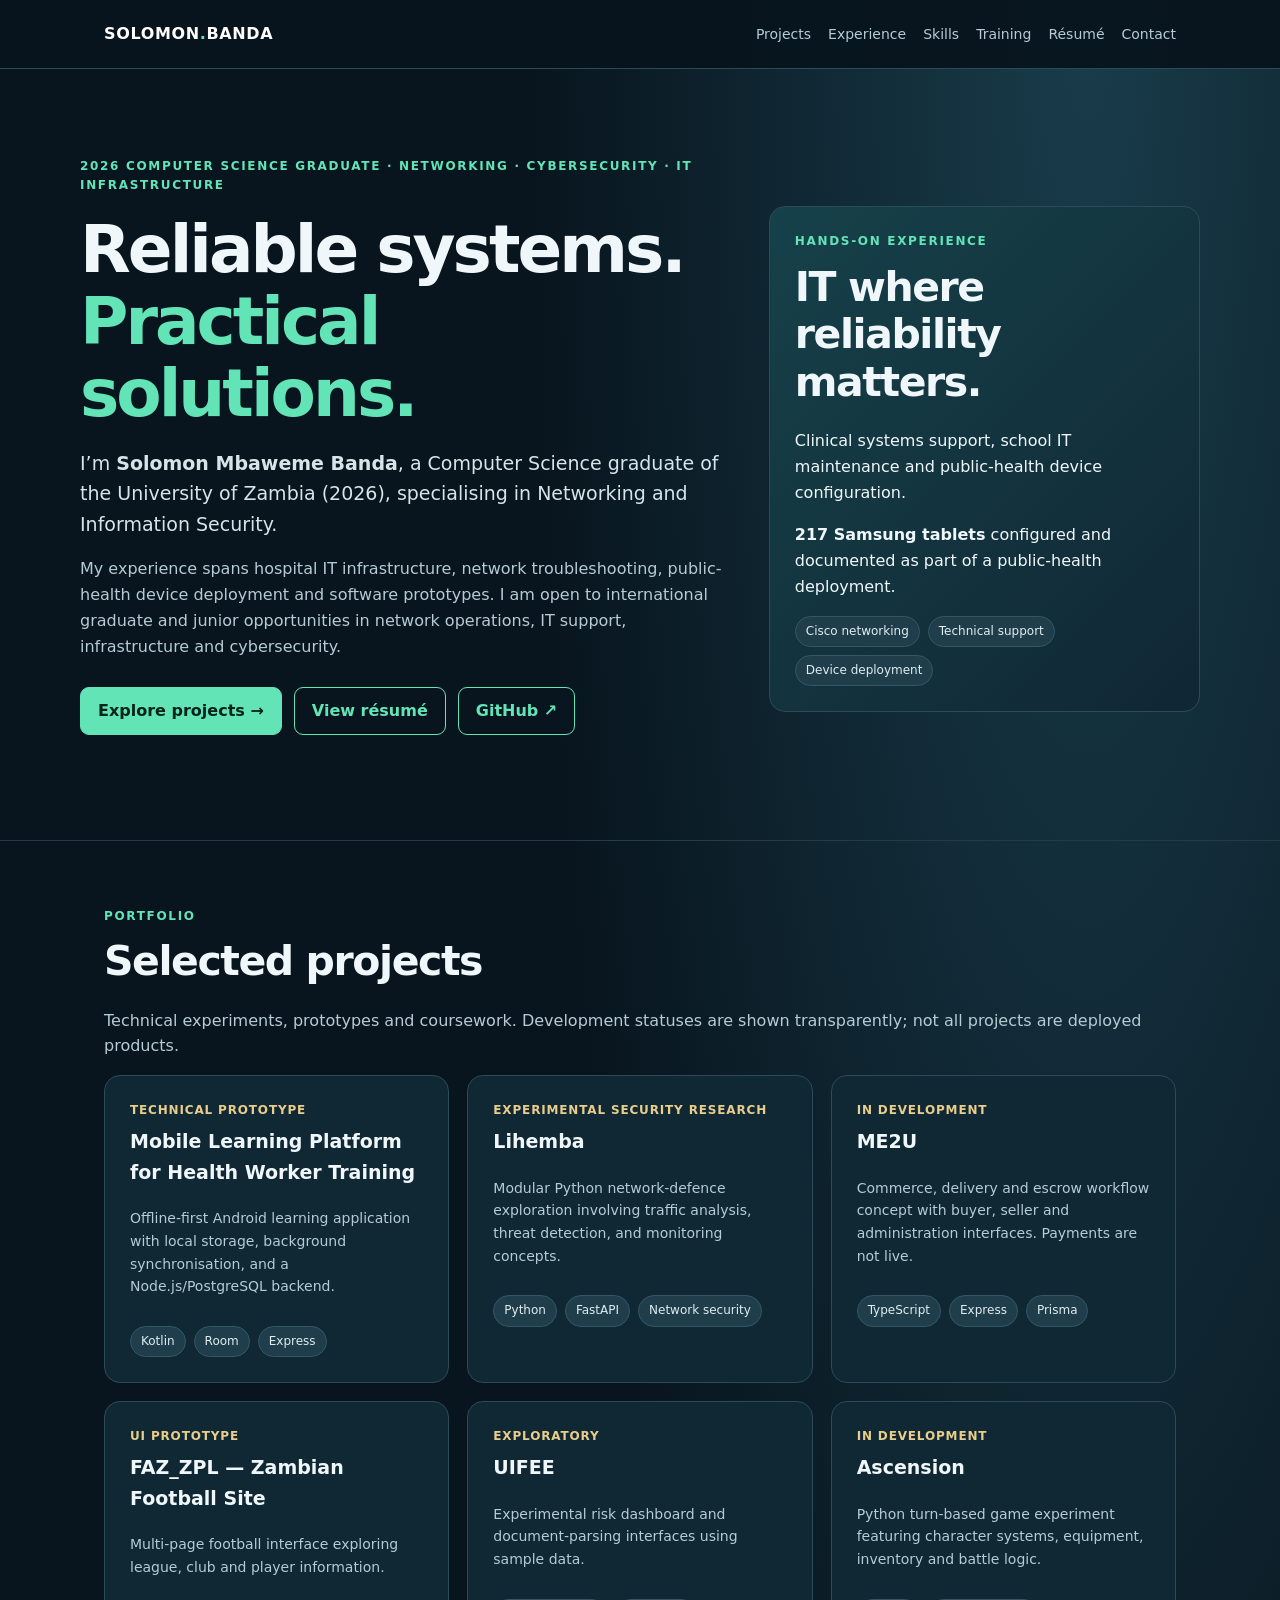
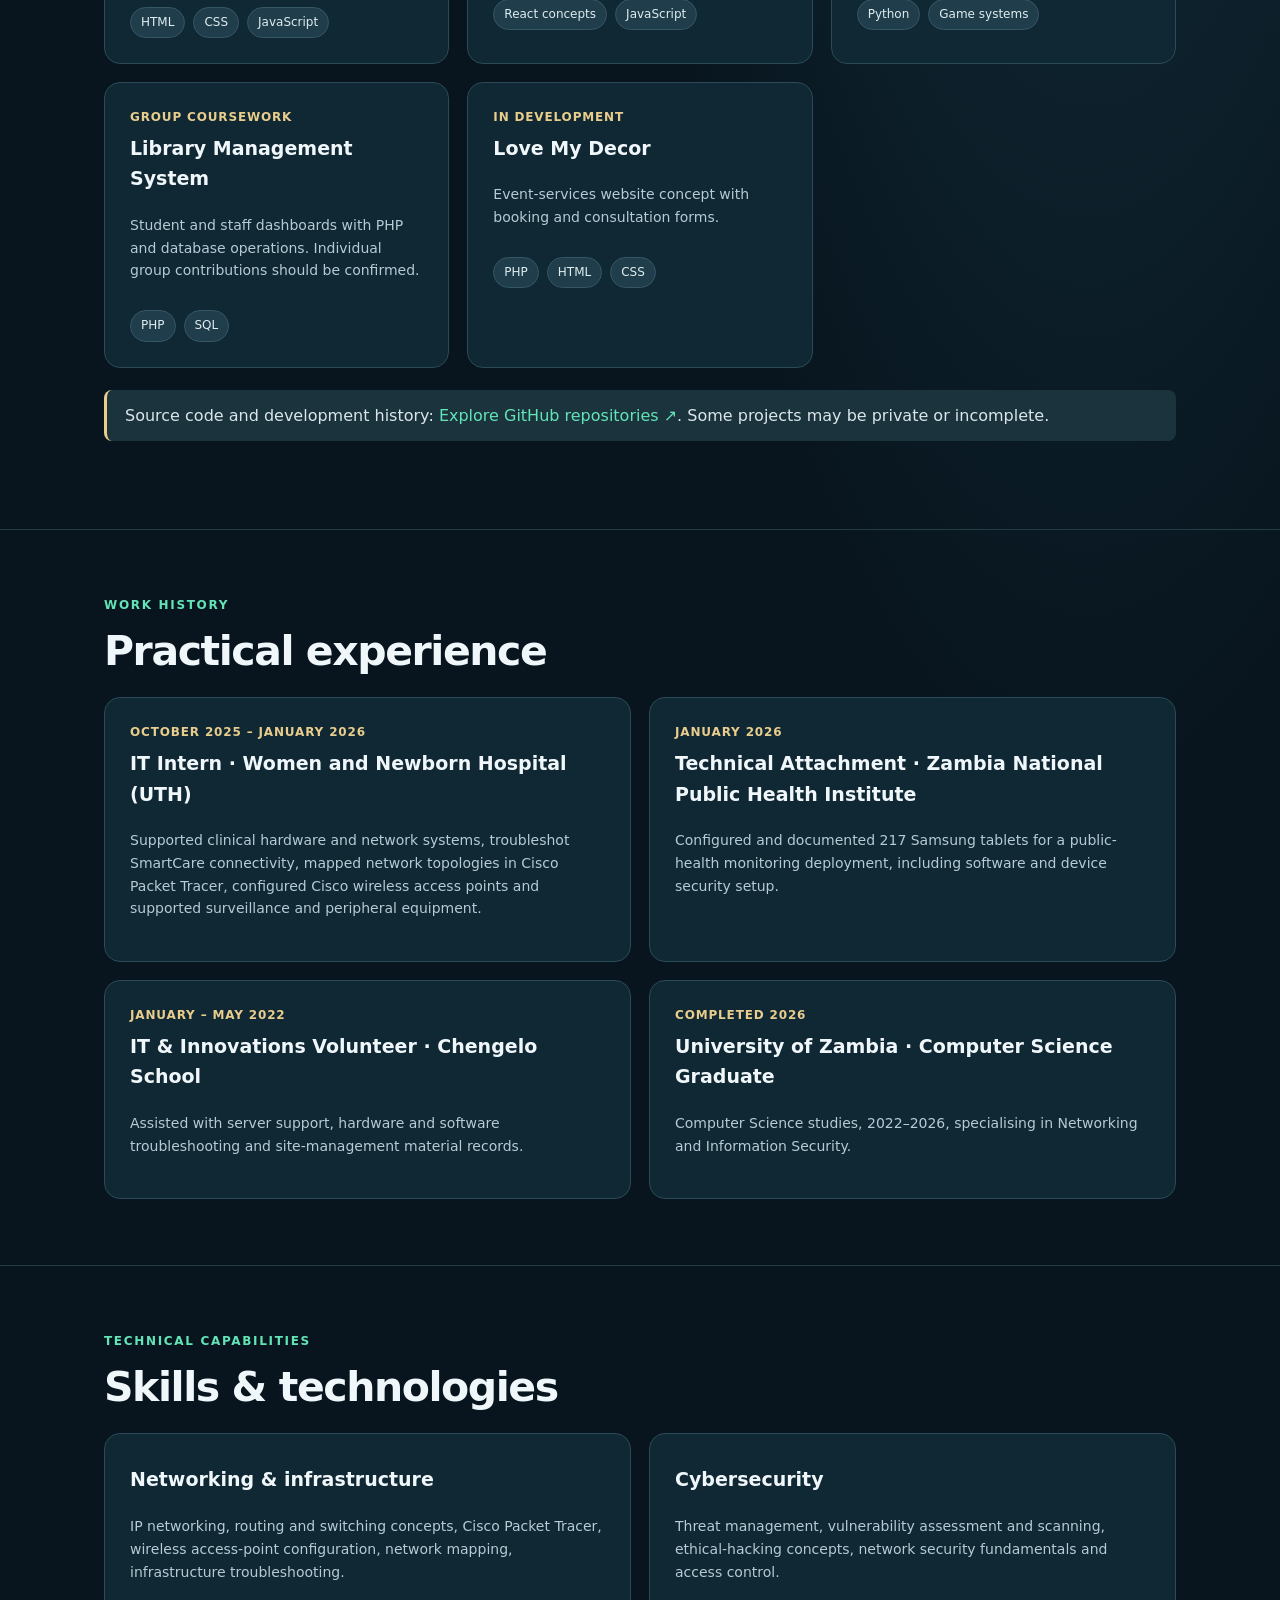
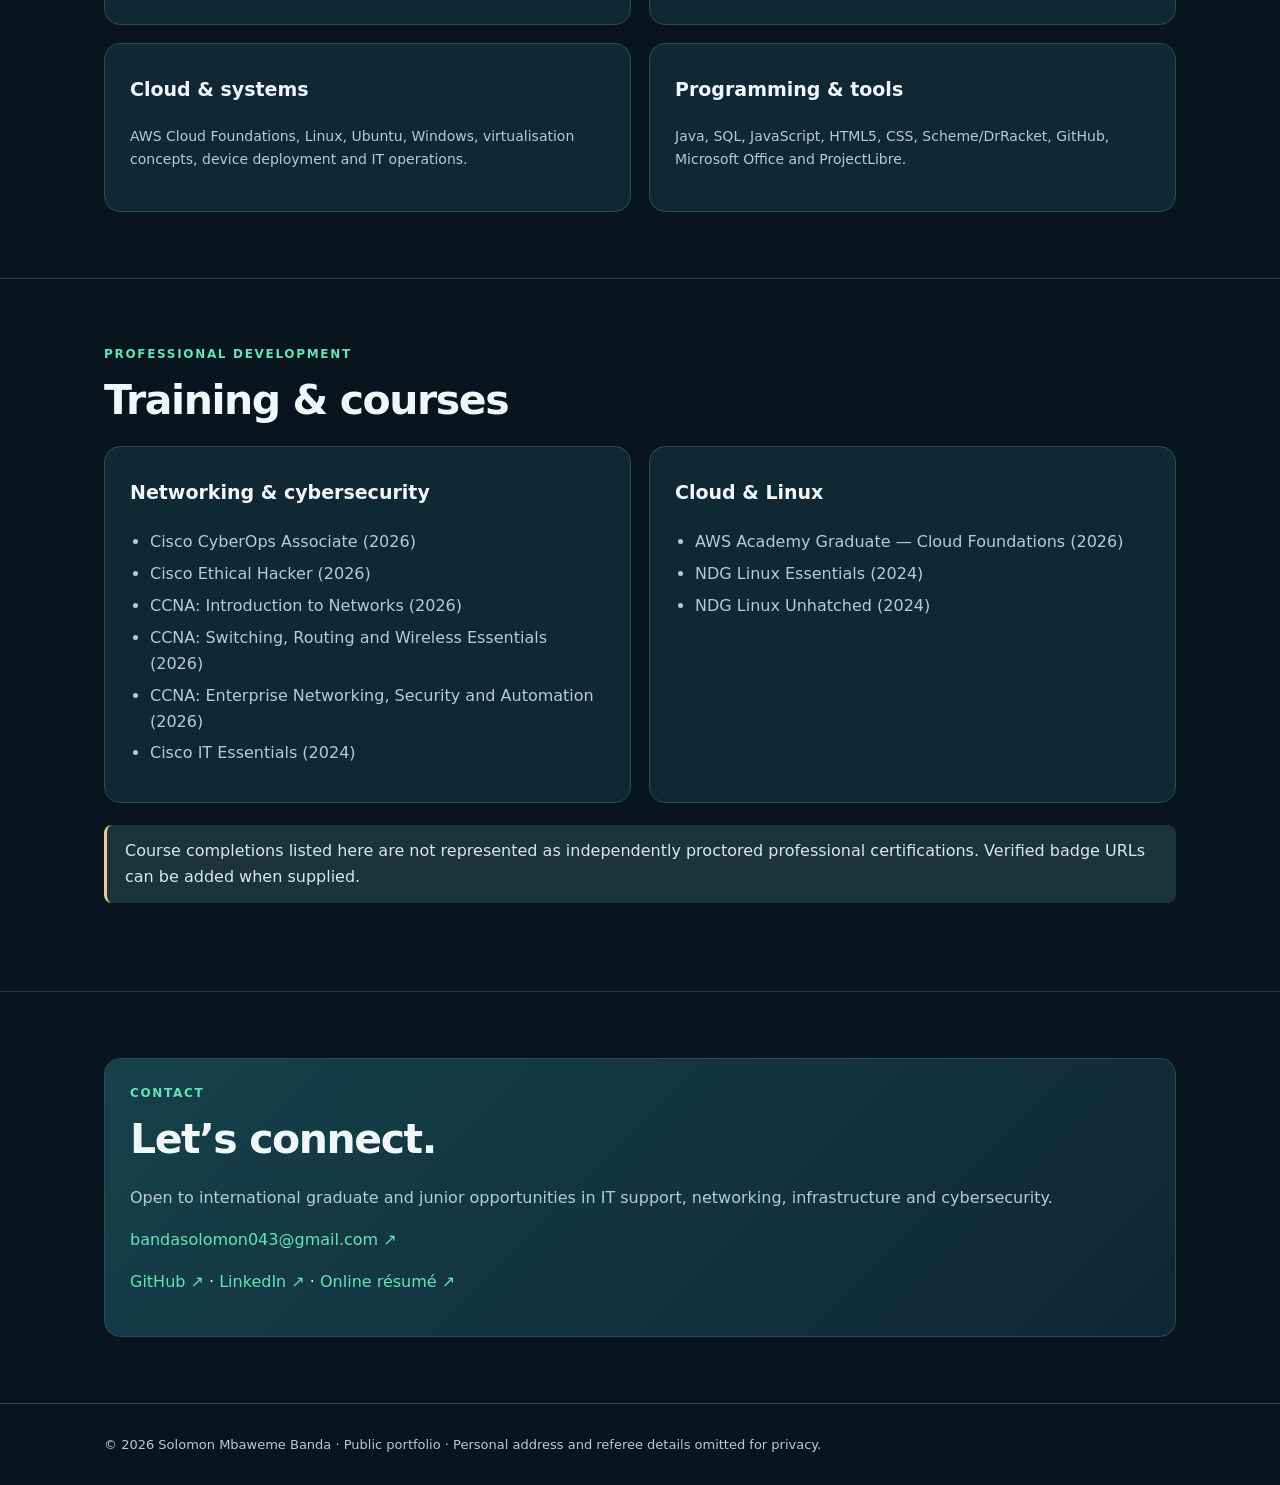
<file: index.html>
<!doctype html><html lang="en"><head><meta charset="utf-8"><meta name="viewport" content="width=device-width,initial-scale=1"><meta name="description" content="Solomon Mbaweme Banda — 2026 Computer Science graduate, networking, IT infrastructure, cybersecurity and software development portfolio."><title>Solomon Mbaweme Banda | Graduate IT Portfolio</title><link rel="stylesheet" href="style.css"></head><body><header class="site"><div class="container"><a class="logo" href="index.html#home">SOLOMON<span>.</span>BANDA</a><nav aria-label="Main"><a href="index.html#projects">Projects</a><a href="index.html#experience">Experience</a><a href="index.html#skills">Skills</a><a href="index.html#certifications">Training</a><a href="resume.html">Résumé</a><a href="index.html#contact">Contact</a></nav></div></header><main><section class="container hero" id="home"><div><div class="kicker">2026 Computer Science graduate · Networking · Cybersecurity · IT Infrastructure</div><h1>Reliable systems.<br><span style="color:var(--mint)">Practical solutions.</span></h1><p class="lead">I’m <strong>Solomon Mbaweme Banda</strong>, a Computer Science graduate of the University of Zambia (2026), specialising in Networking and Information Security.</p><p class="muted">My experience spans hospital IT infrastructure, network troubleshooting, public-health device deployment and software prototypes. I am open to international graduate and junior opportunities in network operations, IT support, infrastructure and cybersecurity.</p><div class="buttons"><a class="button" href="#projects">Explore projects →</a><a class="button alt" href="resume.html">View résumé</a><a class="button alt" href="https://github.com/folklore043">GitHub ↗</a></div></div><aside class="panel highlight"><div class="kicker">Hands-on experience</div><h2>IT where reliability matters.</h2><p>Clinical systems support, school IT maintenance and public-health device configuration.</p><p><strong>217 Samsung tablets</strong> configured and documented as part of a public-health deployment.</p><div class="tags"><span class="tag">Cisco networking</span><span class="tag">Technical support</span><span class="tag">Device deployment</span></div></aside></section>
<section class="content" id="projects"><div class="container"><div class="kicker">Portfolio</div><h2>Selected projects</h2><p class="muted">Technical experiments, prototypes and coursework. Development statuses are shown transparently; not all projects are deployed products.</p><div class="grid"><article class="card"><small>Technical prototype</small><h3>Mobile Learning Platform for Health Worker Training</h3><p>Offline-first Android learning application with local storage, background synchronisation, and a Node.js/PostgreSQL backend.</p><div class="tags"><span class="tag">Kotlin</span><span class="tag">Room</span><span class="tag">Express</span></div></article><article class="card"><small>Experimental security research</small><h3>Lihemba</h3><p>Modular Python network-defence exploration involving traffic analysis, threat detection, and monitoring concepts.</p><div class="tags"><span class="tag">Python</span><span class="tag">FastAPI</span><span class="tag">Network security</span></div></article><article class="card"><small>In development</small><h3>ME2U</h3><p>Commerce, delivery and escrow workflow concept with buyer, seller and administration interfaces. Payments are not live.</p><div class="tags"><span class="tag">TypeScript</span><span class="tag">Express</span><span class="tag">Prisma</span></div></article><article class="card"><small>UI prototype</small><h3>FAZ_ZPL — Zambian Football Site</h3><p>Multi-page football interface exploring league, club and player information.</p><div class="tags"><span class="tag">HTML</span><span class="tag">CSS</span><span class="tag">JavaScript</span></div></article><article class="card"><small>Exploratory</small><h3>UIFEE</h3><p>Experimental risk dashboard and document-parsing interfaces using sample data.</p><div class="tags"><span class="tag">React concepts</span><span class="tag">JavaScript</span></div></article><article class="card"><small>In development</small><h3>Ascension</h3><p>Python turn-based game experiment featuring character systems, equipment, inventory and battle logic.</p><div class="tags"><span class="tag">Python</span><span class="tag">Game systems</span></div></article><article class="card"><small>Group coursework</small><h3>Library Management System</h3><p>Student and staff dashboards with PHP and database operations. Individual group contributions should be confirmed.</p><div class="tags"><span class="tag">PHP</span><span class="tag">SQL</span></div></article><article class="card"><small>In development</small><h3>Love My Decor</h3><p>Event-services website concept with booking and consultation forms.</p><div class="tags"><span class="tag">PHP</span><span class="tag">HTML</span><span class="tag">CSS</span></div></article></div><p class="callout">Source code and development history: <a href="https://github.com/folklore043?tab=repositories">Explore GitHub repositories ↗</a>. Some projects may be private or incomplete.</p></div></section>
<section class="content" id="experience"><div class="container"><div class="kicker">Work history</div><h2>Practical experience</h2><div class="grid two"><article class="card"><small>October 2025 – January 2026</small><h3>IT Intern · Women and Newborn Hospital (UTH)</h3><p>Supported clinical hardware and network systems, troubleshot SmartCare connectivity, mapped network topologies in Cisco Packet Tracer, configured Cisco wireless access points and supported surveillance and peripheral equipment.</p></article><article class="card"><small>January 2026</small><h3>Technical Attachment · Zambia National Public Health Institute</h3><p>Configured and documented 217 Samsung tablets for a public-health monitoring deployment, including software and device security setup.</p></article><article class="card"><small>January – May 2022</small><h3>IT &amp; Innovations Volunteer · Chengelo School</h3><p>Assisted with server support, hardware and software troubleshooting and site-management material records.</p></article><article class="card"><small>Completed 2026</small><h3>University of Zambia · Computer Science Graduate</h3><p>Computer Science studies, 2022–2026, specialising in Networking and Information Security.</p></article></div></div></section>
<section class="content" id="skills"><div class="container"><div class="kicker">Technical capabilities</div><h2>Skills &amp; technologies</h2><div class="grid two"><article class="card"><h3>Networking &amp; infrastructure</h3><p>IP networking, routing and switching concepts, Cisco Packet Tracer, wireless access-point configuration, network mapping, infrastructure troubleshooting.</p></article><article class="card"><h3>Cybersecurity</h3><p>Threat management, vulnerability assessment and scanning, ethical-hacking concepts, network security fundamentals and access control.</p></article><article class="card"><h3>Cloud &amp; systems</h3><p>AWS Cloud Foundations, Linux, Ubuntu, Windows, virtualisation concepts, device deployment and IT operations.</p></article><article class="card"><h3>Programming &amp; tools</h3><p>Java, SQL, JavaScript, HTML5, CSS, Scheme/DrRacket, GitHub, Microsoft Office and ProjectLibre.</p></article></div></div></section>
<section class="content" id="certifications"><div class="container"><div class="kicker">Professional development</div><h2>Training &amp; courses</h2><div class="grid two"><article class="card"><h3>Networking &amp; cybersecurity</h3><ul class="list"><li>Cisco CyberOps Associate (2026)</li><li>Cisco Ethical Hacker (2026)</li><li>CCNA: Introduction to Networks (2026)</li><li>CCNA: Switching, Routing and Wireless Essentials (2026)</li><li>CCNA: Enterprise Networking, Security and Automation (2026)</li><li>Cisco IT Essentials (2024)</li></ul></article><article class="card"><h3>Cloud &amp; Linux</h3><ul class="list"><li>AWS Academy Graduate — Cloud Foundations (2026)</li><li>NDG Linux Essentials (2024)</li><li>NDG Linux Unhatched (2024)</li></ul></article></div><p class="callout">Course completions listed here are not represented as independently proctored professional certifications. Verified badge URLs can be added when supplied.</p></div></section>
<section class="content" id="contact"><div class="container"><div class="panel highlight"><div class="kicker">Contact</div><h2>Let’s connect.</h2><p class="muted">Open to international graduate and junior opportunities in IT support, networking, infrastructure and cybersecurity.</p><p><a href="mailto:bandasolomon043@gmail.com">bandasolomon043@gmail.com ↗</a></p><p><a href="https://github.com/folklore043">GitHub ↗</a> · <a href="https://www.linkedin.com/in/solomon-mbaweme-banda-0440b7346">LinkedIn ↗</a> · <a href="resume.html">Online résumé ↗</a></p></div></div></section></main><footer><div class="container">© <span id="year"></span> Solomon Mbaweme Banda · Public portfolio · Personal address and referee details omitted for privacy.</div></footer><script>document.getElementById('year').textContent=new Date().getFullYear()</script></body></html>
</file>
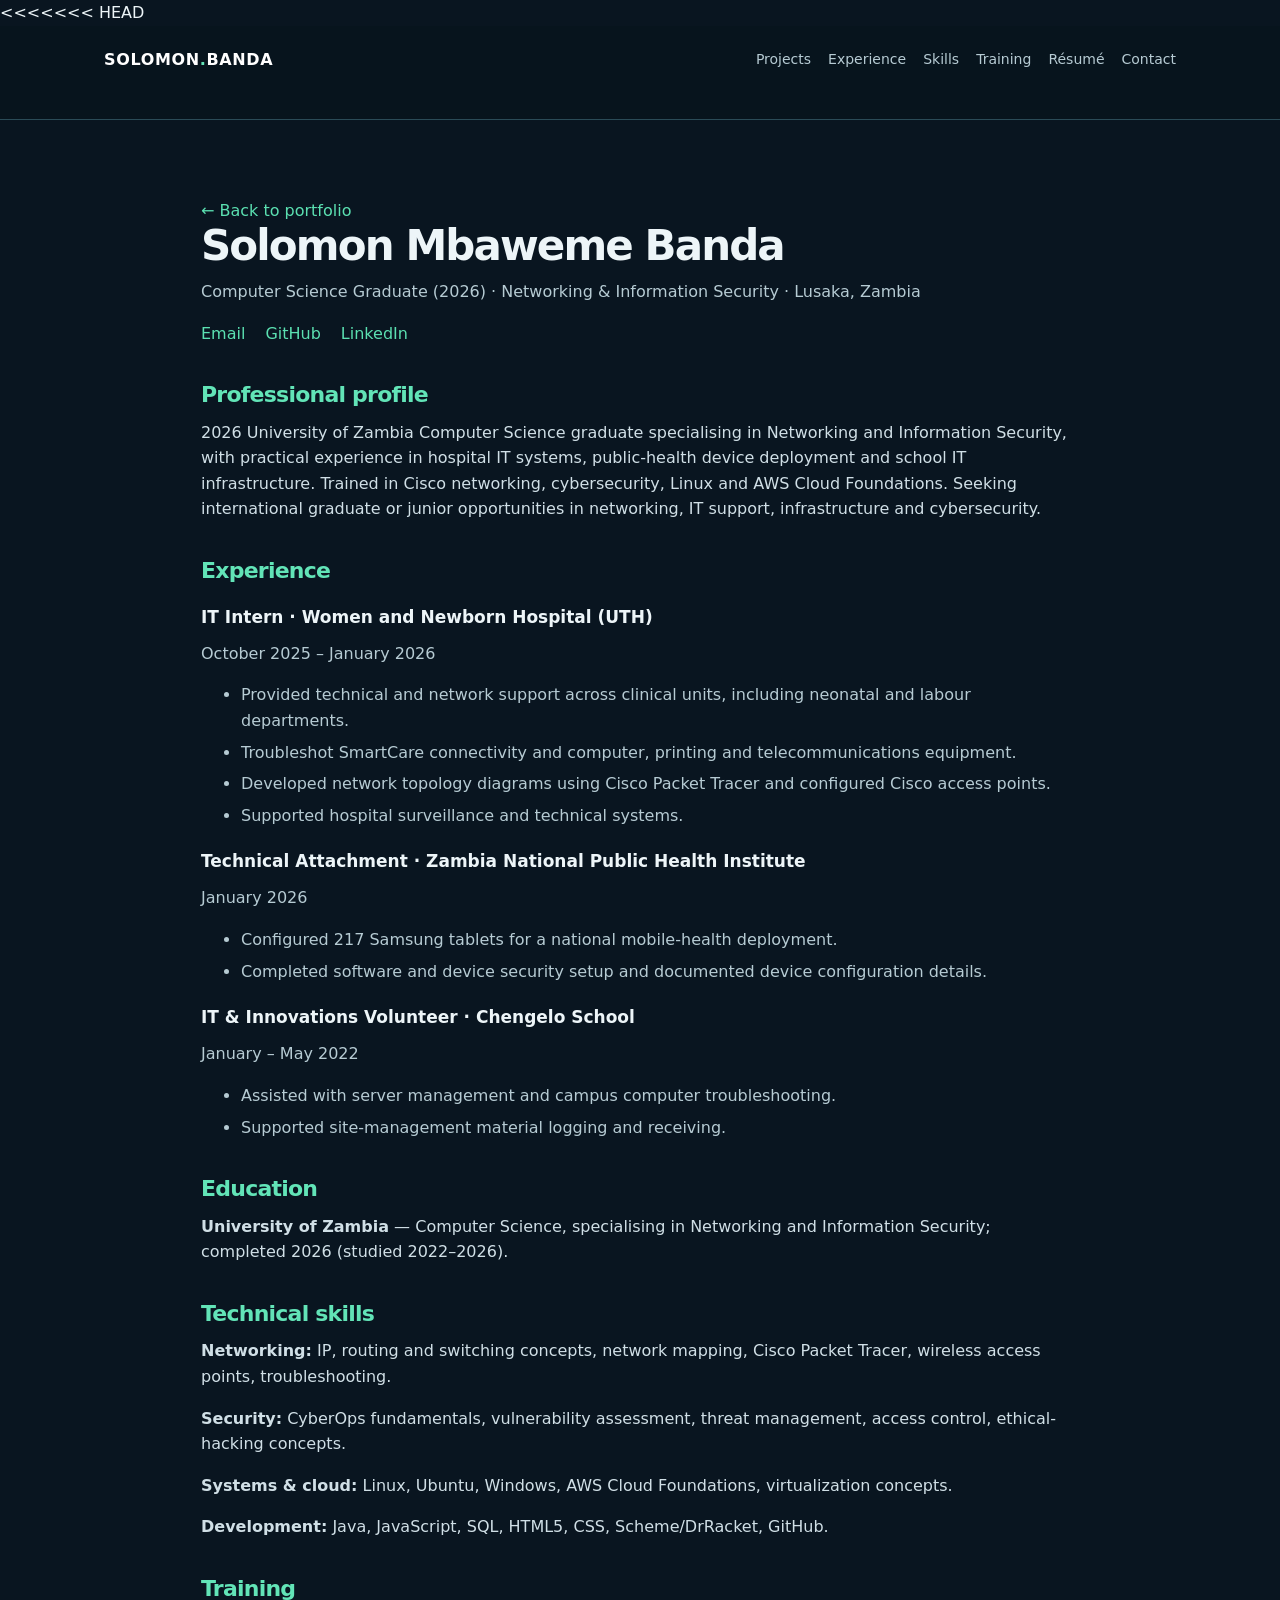
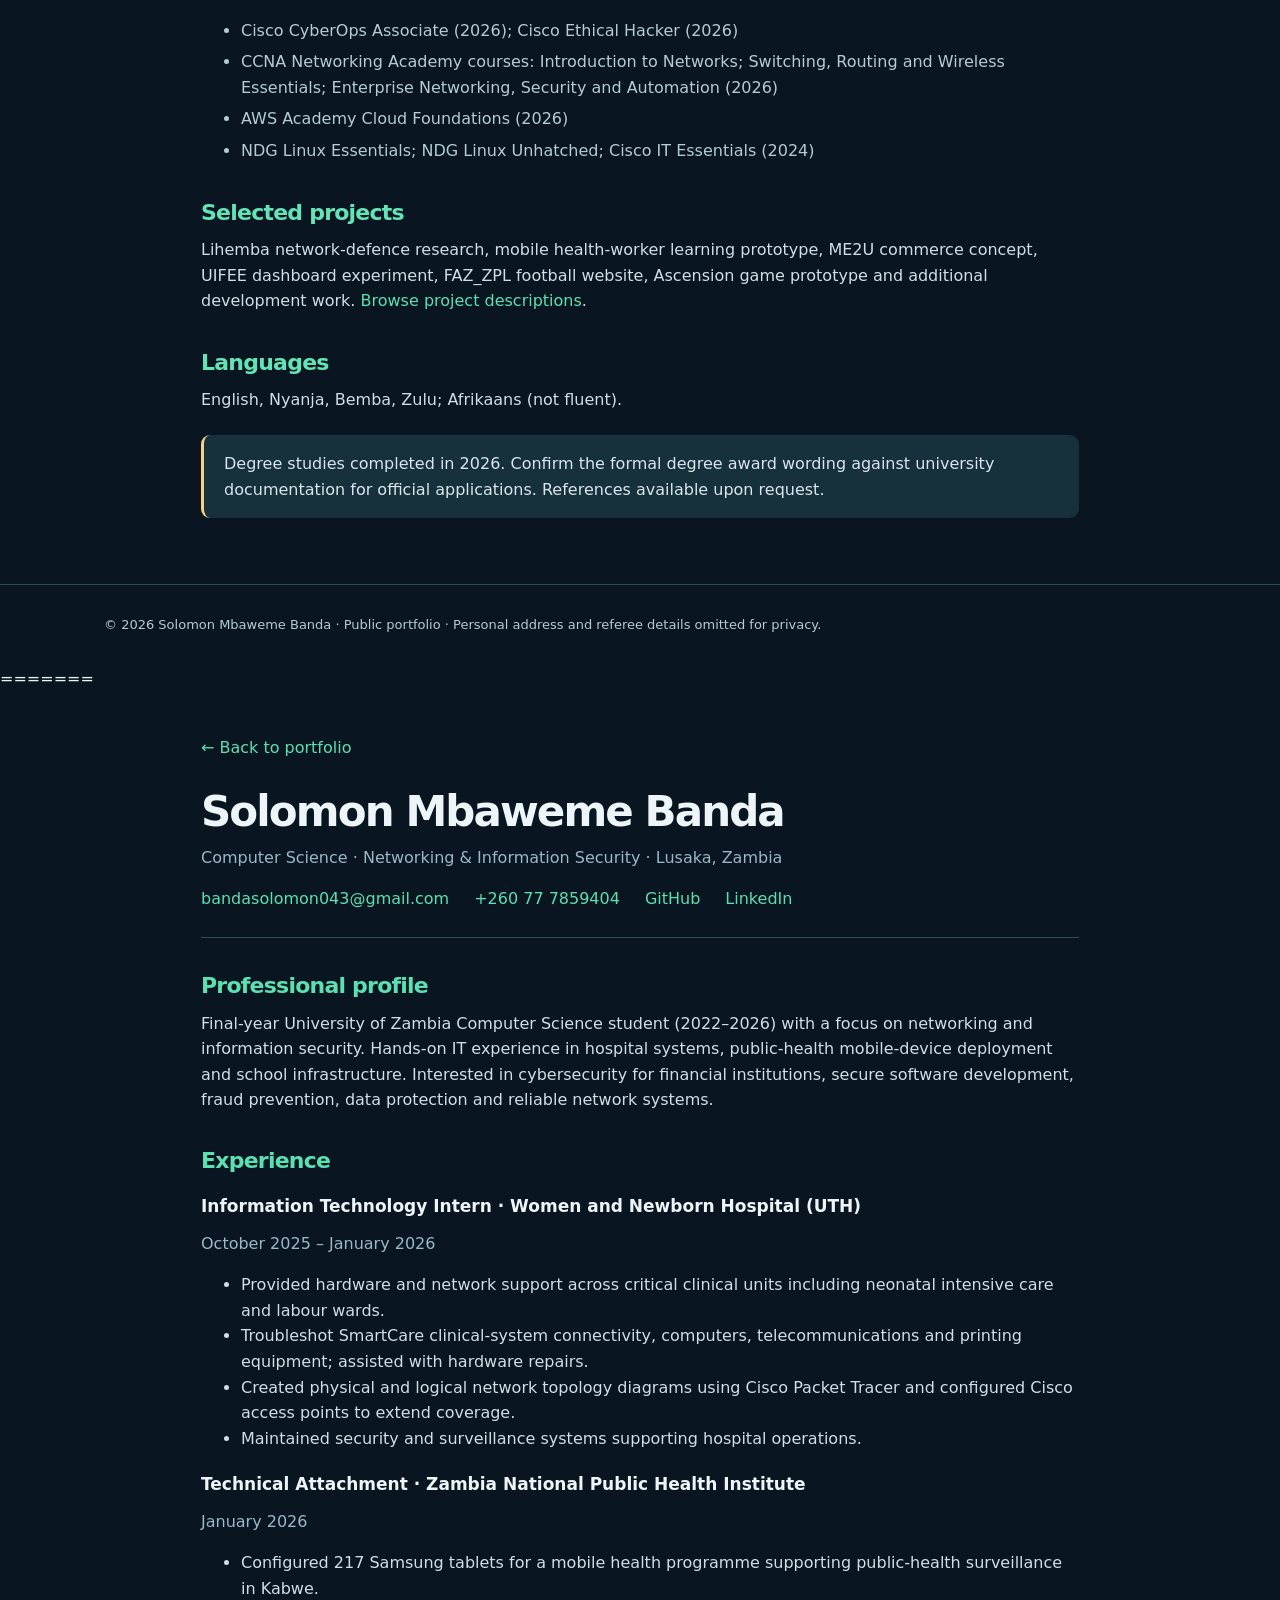
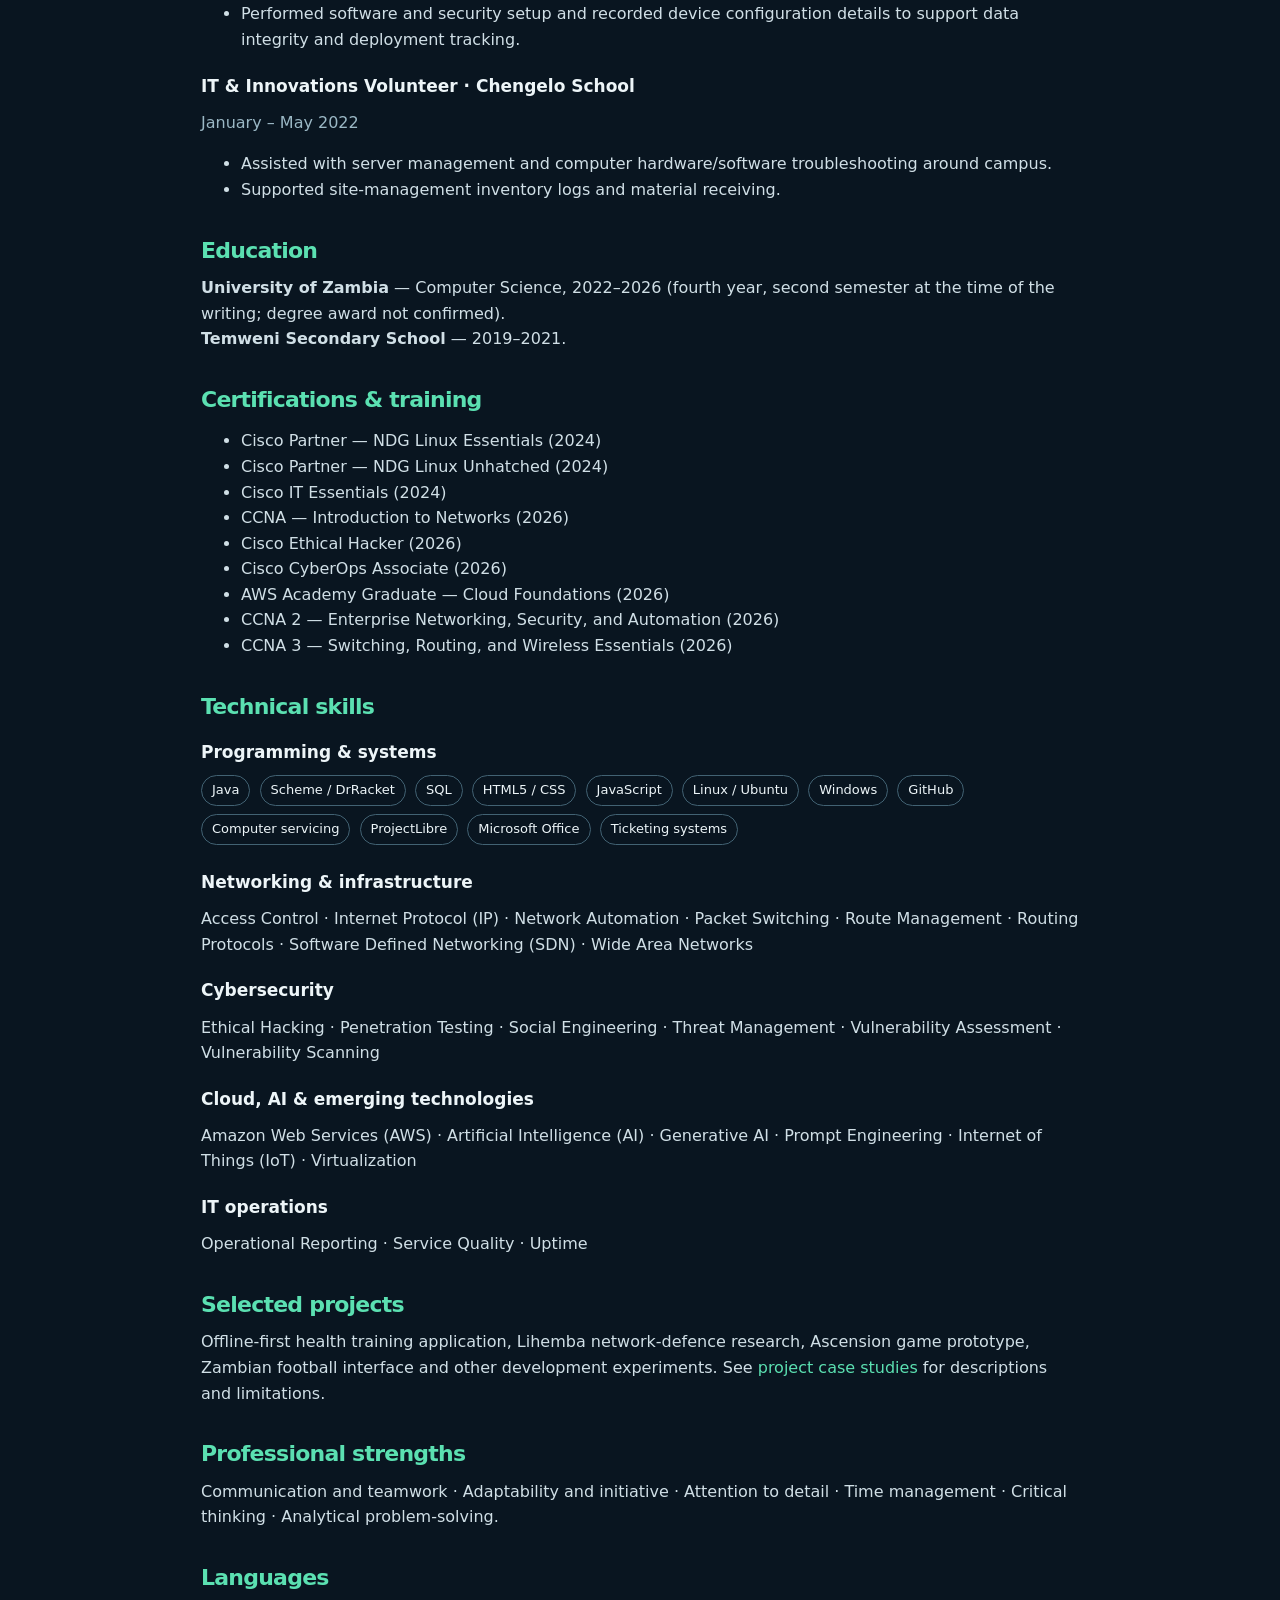
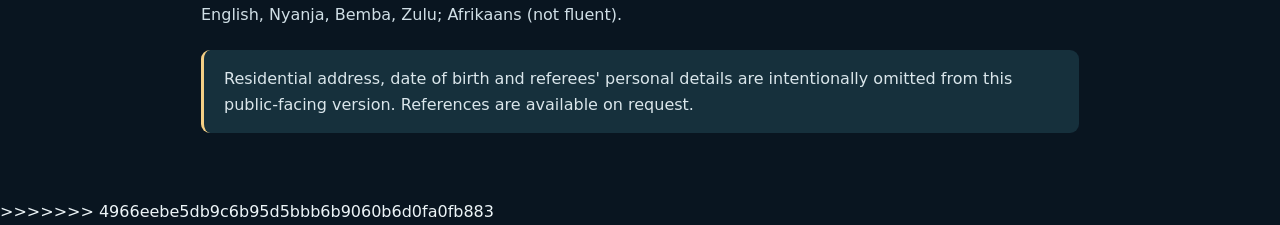
<file: resume.html>
<<<<<<< HEAD
<!doctype html><html lang="en"><head><meta charset="utf-8"><meta name="viewport" content="width=device-width,initial-scale=1"><meta name="description" content="Solomon Mbaweme Banda — 2026 Computer Science graduate, networking, IT infrastructure, cybersecurity and software development portfolio."><title>Solomon Mbaweme Banda | Graduate IT Portfolio</title><link rel="stylesheet" href="style.css"></head><body><header class="site"><div class="container"><a class="logo" href="index.html#home">SOLOMON<span>.</span>BANDA</a><nav aria-label="Main"><a href="index.html#projects">Projects</a><a href="index.html#experience">Experience</a><a href="index.html#skills">Skills</a><a href="index.html#certifications">Training</a><a href="resume.html">Résumé</a><a href="index.html#contact">Contact</a></nav></div></header><main class="resume"><a href="index.html">← Back to portfolio</a><h1>Solomon Mbaweme Banda</h1><p class="muted">Computer Science Graduate (2026) · Networking &amp; Information Security · Lusaka, Zambia</p><div class="meta"><a href="mailto:bandasolomon043@gmail.com">Email</a><a href="https://github.com/folklore043">GitHub</a><a href="https://www.linkedin.com/in/solomon-mbaweme-banda-0440b7346">LinkedIn</a></div><h2>Professional profile</h2><p>2026 University of Zambia Computer Science graduate specialising in Networking and Information Security, with practical experience in hospital IT systems, public-health device deployment and school IT infrastructure. Trained in Cisco networking, cybersecurity, Linux and AWS Cloud Foundations. Seeking international graduate or junior opportunities in networking, IT support, infrastructure and cybersecurity.</p><h2>Experience</h2><h3>IT Intern · Women and Newborn Hospital (UTH)</h3><p class="muted">October 2025 – January 2026</p><ul><li>Provided technical and network support across clinical units, including neonatal and labour departments.</li><li>Troubleshot SmartCare connectivity and computer, printing and telecommunications equipment.</li><li>Developed network topology diagrams using Cisco Packet Tracer and configured Cisco access points.</li><li>Supported hospital surveillance and technical systems.</li></ul><h3>Technical Attachment · Zambia National Public Health Institute</h3><p class="muted">January 2026</p><ul><li>Configured 217 Samsung tablets for a national mobile-health deployment.</li><li>Completed software and device security setup and documented device configuration details.</li></ul><h3>IT &amp; Innovations Volunteer · Chengelo School</h3><p class="muted">January – May 2022</p><ul><li>Assisted with server management and campus computer troubleshooting.</li><li>Supported site-management material logging and receiving.</li></ul><h2>Education</h2><p><strong>University of Zambia</strong> — Computer Science, specialising in Networking and Information Security; completed 2026 (studied 2022–2026).</p><h2>Technical skills</h2><p><strong>Networking:</strong> IP, routing and switching concepts, network mapping, Cisco Packet Tracer, wireless access points, troubleshooting.</p><p><strong>Security:</strong> CyberOps fundamentals, vulnerability assessment, threat management, access control, ethical-hacking concepts.</p><p><strong>Systems &amp; cloud:</strong> Linux, Ubuntu, Windows, AWS Cloud Foundations, virtualization concepts.</p><p><strong>Development:</strong> Java, JavaScript, SQL, HTML5, CSS, Scheme/DrRacket, GitHub.</p><h2>Training</h2><ul><li>Cisco CyberOps Associate (2026); Cisco Ethical Hacker (2026)</li><li>CCNA Networking Academy courses: Introduction to Networks; Switching, Routing and Wireless Essentials; Enterprise Networking, Security and Automation (2026)</li><li>AWS Academy Cloud Foundations (2026)</li><li>NDG Linux Essentials; NDG Linux Unhatched; Cisco IT Essentials (2024)</li></ul><h2>Selected projects</h2><p>Lihemba network-defence research, mobile health-worker learning prototype, ME2U commerce concept, UIFEE dashboard experiment, FAZ_ZPL football website, Ascension game prototype and additional development work. <a href="index.html#projects">Browse project descriptions</a>.</p><h2>Languages</h2><p>English, Nyanja, Bemba, Zulu; Afrikaans (not fluent).</p><p class="callout">Degree studies completed in 2026. Confirm the formal degree award wording against university documentation for official applications. References available upon request.</p></main><footer><div class="container">© <span id="year"></span> Solomon Mbaweme Banda · Public portfolio · Personal address and referee details omitted for privacy.</div></footer><script>document.getElementById('year').textContent=new Date().getFullYear()</script></body></html>
=======
<!DOCTYPE html>
<html lang="en">
  <head>
    <meta charset="utf-8">
    <meta name="viewport" content="width=device-width,initial-scale=1">
    <meta name="description" content="CV and technical experience of Solomon Mbaweme Banda">
    <title>Résumé | Solomon Mbaweme Banda</title>
    <style>
      body{
        background:#091520;
        color:#edf5f8;
        font-family:Inter,system-ui,Segoe UI,sans-serif;
        line-height:1.6;margin:0
      }
      a{
        color:#5be0b1
      }
      .wrap{
        max-width:930px;
        margin:auto;
        padding:44px 26px
      }
      header{
        border-bottom:1px solid #324d5a;
        padding-bottom:25px;
        margin-bottom:34px
      }
      h1{
        font-size:42px;
        margin:0
      }
      h2{
        margin:35px 0 12px;
        color:#5be0b1;
        font-size:22px
      }
      h3{
        font-size:17px;
        margin:20px 0 5px
      }
      p,li{
        color:#d0dfe6
      }
      .minor{
        color:#9bb8c5
      }
      .meta{
        display:flex;
        gap:25px;
        flex-wrap:wrap
      }
      .badge{
        display:inline-block;
        border:1px solid #426273;
        padding:4px 10px;
        border-radius:40px;
        margin:4px 4px 4px 0;
        font-size:13px
      }
      .back{
        display:inline-block;
        margin:0 0 28px;
        text-decoration:none
      }
      .callout{
        background:#16303c;
        padding:16px 20px;
        border-left:3px solid #f4cf85;
        border-radius:9px
      }
      @media print{
        body{
          background:#fff;color:#111
        }
        p,li,.minor{
          color:#333
        }
        h2{
          color:#156451
        }
        .back{
          display:none
        }
        header{
          border-color:#ddd
        }
        .callout{
          background:#f6f6f6
        }
      }
    </style>
  </head>
  <body>
    <main class="wrap">
      <a class="back" href="index.html">← Back to portfolio</a>
      <header>
        <h1>Solomon Mbaweme Banda</h1>
        <p class="minor">Computer Science · Networking &amp; Information Security · Lusaka, Zambia</p>
        <div class="meta">
          <a href="mailto:bandasolomon043@gmail.com">bandasolomon043@gmail.com</a>
          <a href="tel:+260777859404">+260 77 7859404</a>
          <a href="https://github.com/folklore043">GitHub</a>
          <a href="https://www.linkedin.com/in/solomon-mbaweme-banda-0440b7346">LinkedIn</a>
        </div>
      </header>
      <h2>Professional profile</h2>
      <p>Final-year University of Zambia Computer Science student (2022–2026) with a focus on networking and information security. Hands-on IT experience in hospital systems, public-health mobile-device deployment and school infrastructure. Interested in cybersecurity for financial institutions, secure software development, fraud prevention, data protection and reliable network systems.</p>
      <h2>Experience</h2>
      <h3>Information Technology Intern · Women and Newborn Hospital (UTH)</h3>
      <p class="minor">October 2025 – January 2026</p>
      <ul>
        <li>Provided hardware and network support across critical clinical units including neonatal intensive care and labour wards.</li>
        <li>Troubleshot SmartCare clinical-system connectivity, computers, telecommunications and printing equipment; assisted with hardware repairs.</li>
        <li>Created physical and logical network topology diagrams using Cisco Packet Tracer and configured Cisco access points to extend coverage.</li>
        <li>Maintained security and surveillance systems supporting hospital operations.</li>
      </ul>
      <h3>Technical Attachment · Zambia National Public Health Institute</h3>
      <p class="minor">January 2026</p>
      <ul>
        <li>Configured 217 Samsung tablets for a mobile health programme supporting public-health surveillance in Kabwe.</li>
        <li>Performed software and security setup and recorded device configuration details to support data integrity and deployment tracking.</li>
      </ul>
      <h3>IT &amp; Innovations Volunteer · Chengelo School</h3>
      <p class="minor">January – May 2022</p><ul>
        <li>Assisted with server management and computer hardware/software troubleshooting around campus.</li>
        <li>Supported site-management inventory logs and material receiving.</li>
      </ul>
      <h2>Education</h2>
      <p>
        <strong>University of Zambia</strong>
        — Computer Science, 2022–2026 (fourth year, second semester at the time of the writing; degree award not confirmed).<br>
        <strong>Temweni Secondary School</strong>
        — 2019–2021.</p>
      <h2>Certifications &amp; training</h2>
      <ul>
        <li>Cisco Partner — NDG Linux Essentials (2024)</li>
        <li>Cisco Partner — NDG Linux Unhatched (2024)</li>
        <li>Cisco IT Essentials (2024)</li>
        <li>CCNA — Introduction to Networks (2026)</li>
        <li>Cisco Ethical Hacker (2026)</li>
        <li>Cisco CyberOps Associate (2026)</li>
        <li>AWS Academy Graduate — Cloud Foundations (2026)</li>
        <li>CCNA 2 — Enterprise Networking, Security, and Automation (2026)</li>
        <li>CCNA 3 — Switching, Routing, and Wireless Essentials (2026)</li>
      </ul>
      <h2>Technical skills</h2>
      <h3>Programming &amp; systems</h3>
      <div>
        <span class="badge">Java</span>
        <span class="badge">Scheme / DrRacket</span>
        <span class="badge">SQL</span>
        <span class="badge">HTML5 / CSS</span>
        <span class="badge">JavaScript</span>
        <span class="badge">Linux / Ubuntu</span>
        <span class="badge">Windows</span>
        <span class="badge">GitHub</span>
        <span class="badge">Computer servicing</span>
        <span class="badge">ProjectLibre</span>
        <span class="badge">Microsoft Office</span>
        <span class="badge">Ticketing systems</span>
      </div>
      <h3>Networking &amp; infrastructure</h3>
      <p>Access Control · Internet Protocol (IP) · Network Automation · Packet Switching · Route Management · Routing Protocols · Software Defined Networking (SDN) · Wide Area Networks</p>
      <h3>Cybersecurity</h3>
      <p>Ethical Hacking · Penetration Testing · Social Engineering · Threat Management · Vulnerability Assessment · Vulnerability Scanning</p>
      <h3>Cloud, AI &amp; emerging technologies</h3>
      <p>Amazon Web Services (AWS) · Artificial Intelligence (AI) · Generative AI · Prompt Engineering · Internet of Things (IoT) · Virtualization</p>
      <h3>IT operations</h3>
      <p>Operational Reporting · Service Quality · Uptime</p>
      <h2>Selected projects</h2>
      <p>Offline-first health training application, Lihemba network-defence research, Ascension game prototype, Zambian football interface and other development experiments. See <a href="index.html#projects">project case studies</a> for descriptions and limitations.</p>
      <h2>Professional strengths</h2>
      <p>Communication and teamwork · Adaptability and initiative · Attention to detail · Time management · Critical thinking · Analytical problem-solving.</p>
      <h2>Languages</h2>
      <p>English, Nyanja, Bemba, Zulu; Afrikaans (not fluent).</p>
      <p class="callout">Residential address, date of birth and referees' personal details are intentionally omitted from this public-facing version. References are available on request.</p>
    </main>
  </body>
</html>
>>>>>>> 4966eebe5db9c6b95d5bbb6b9060b6d0fa0fb883
</file>
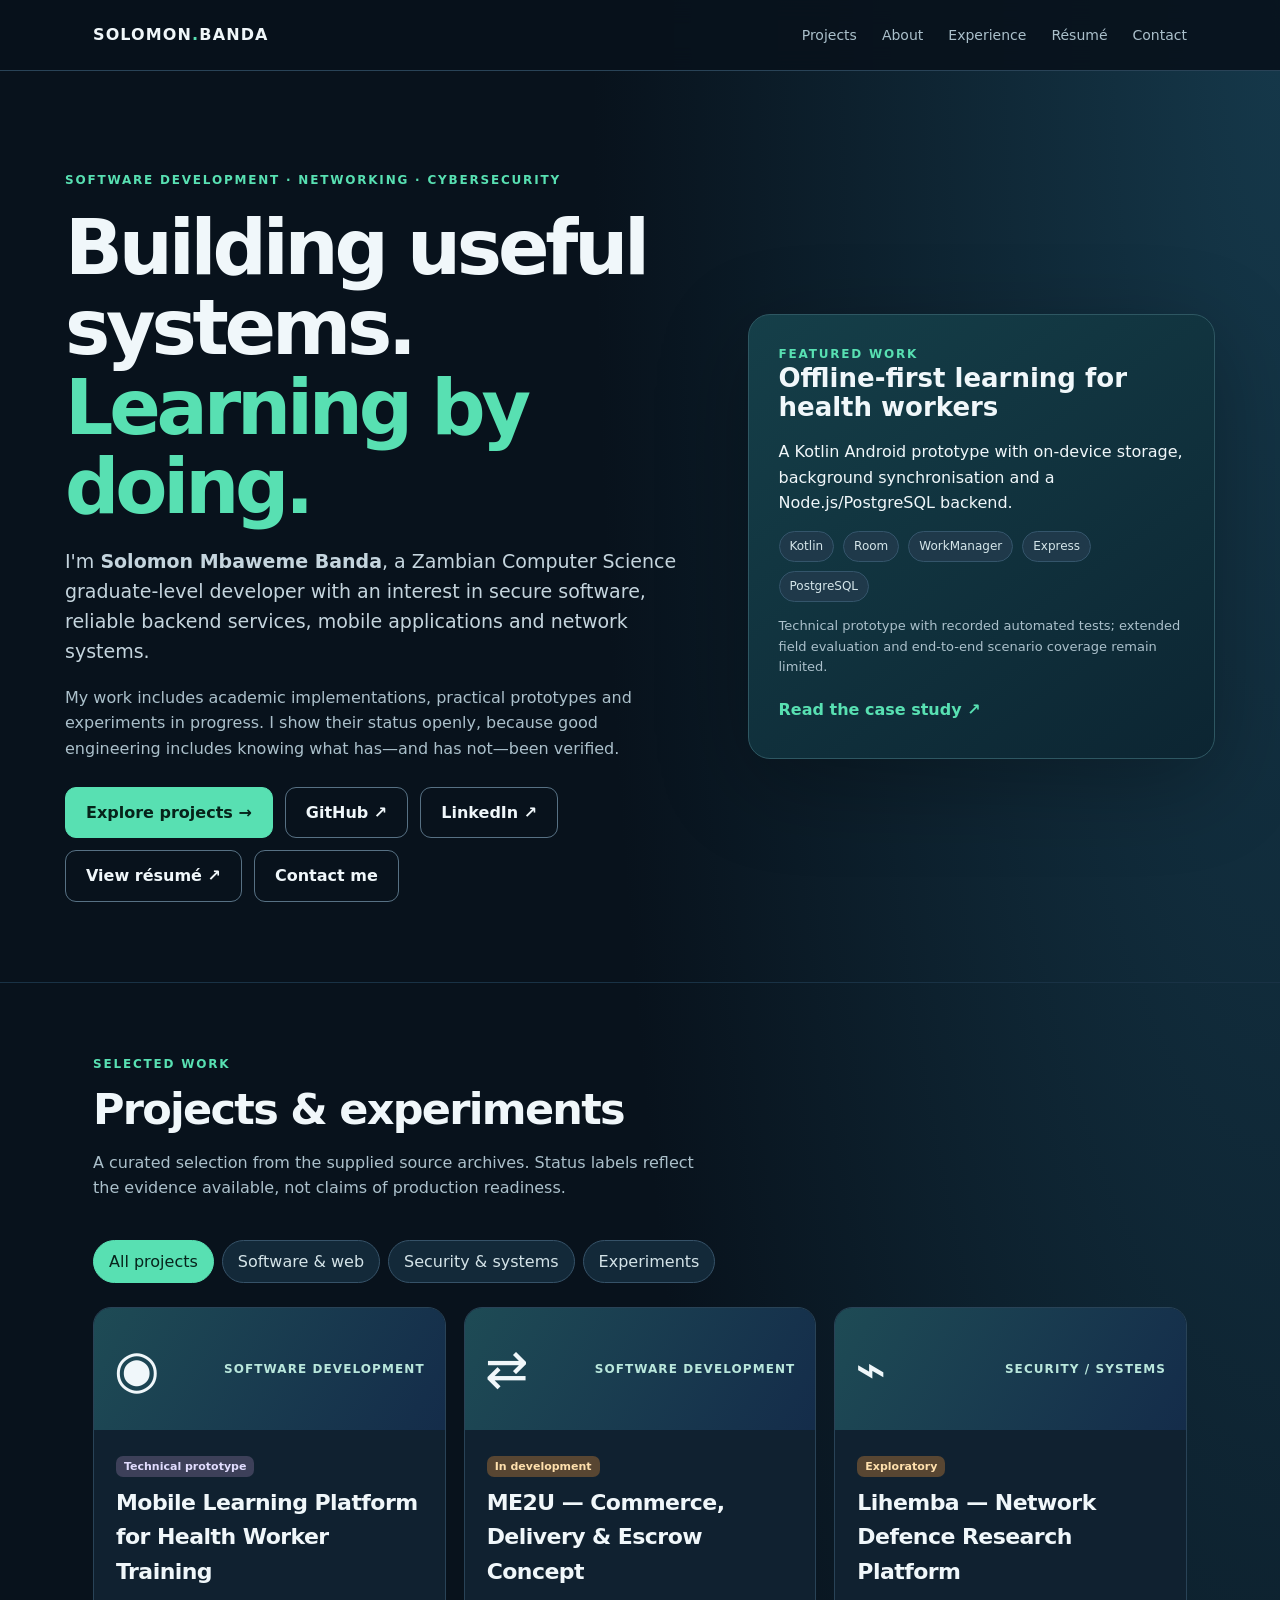
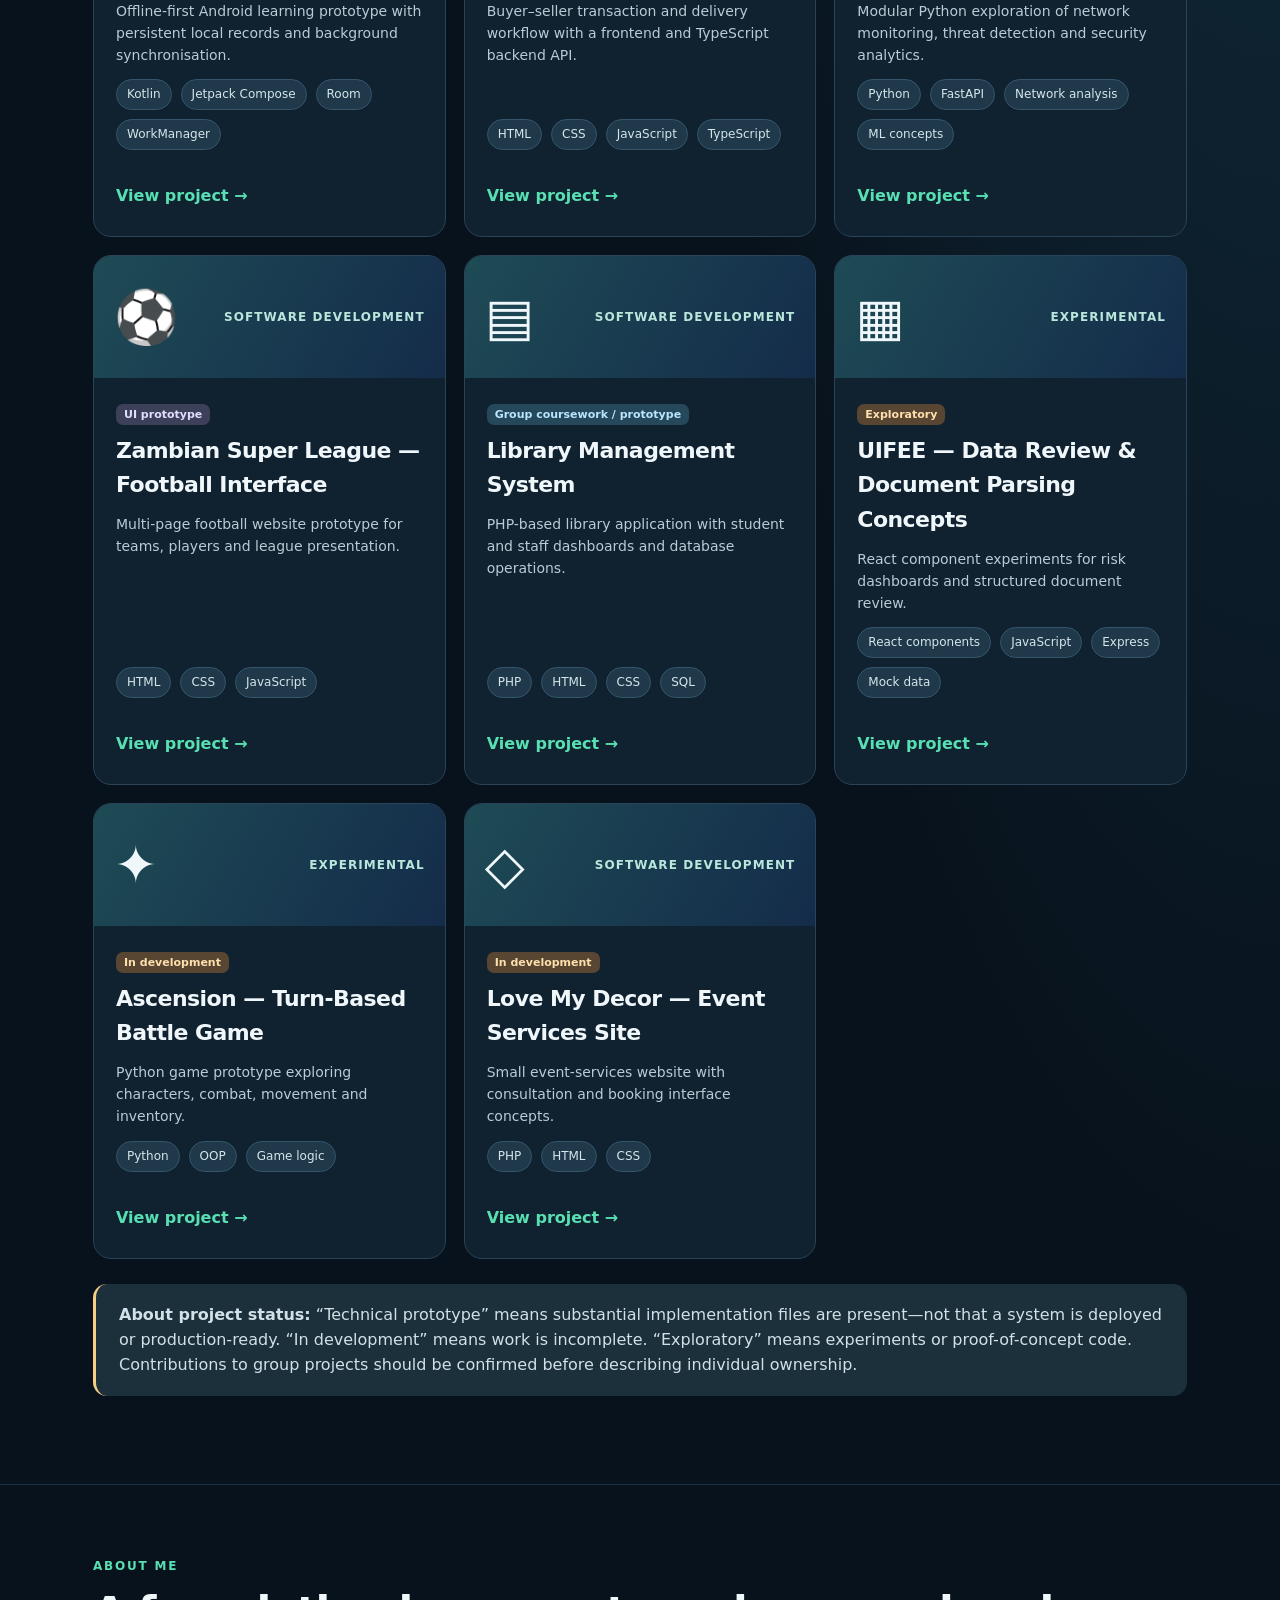
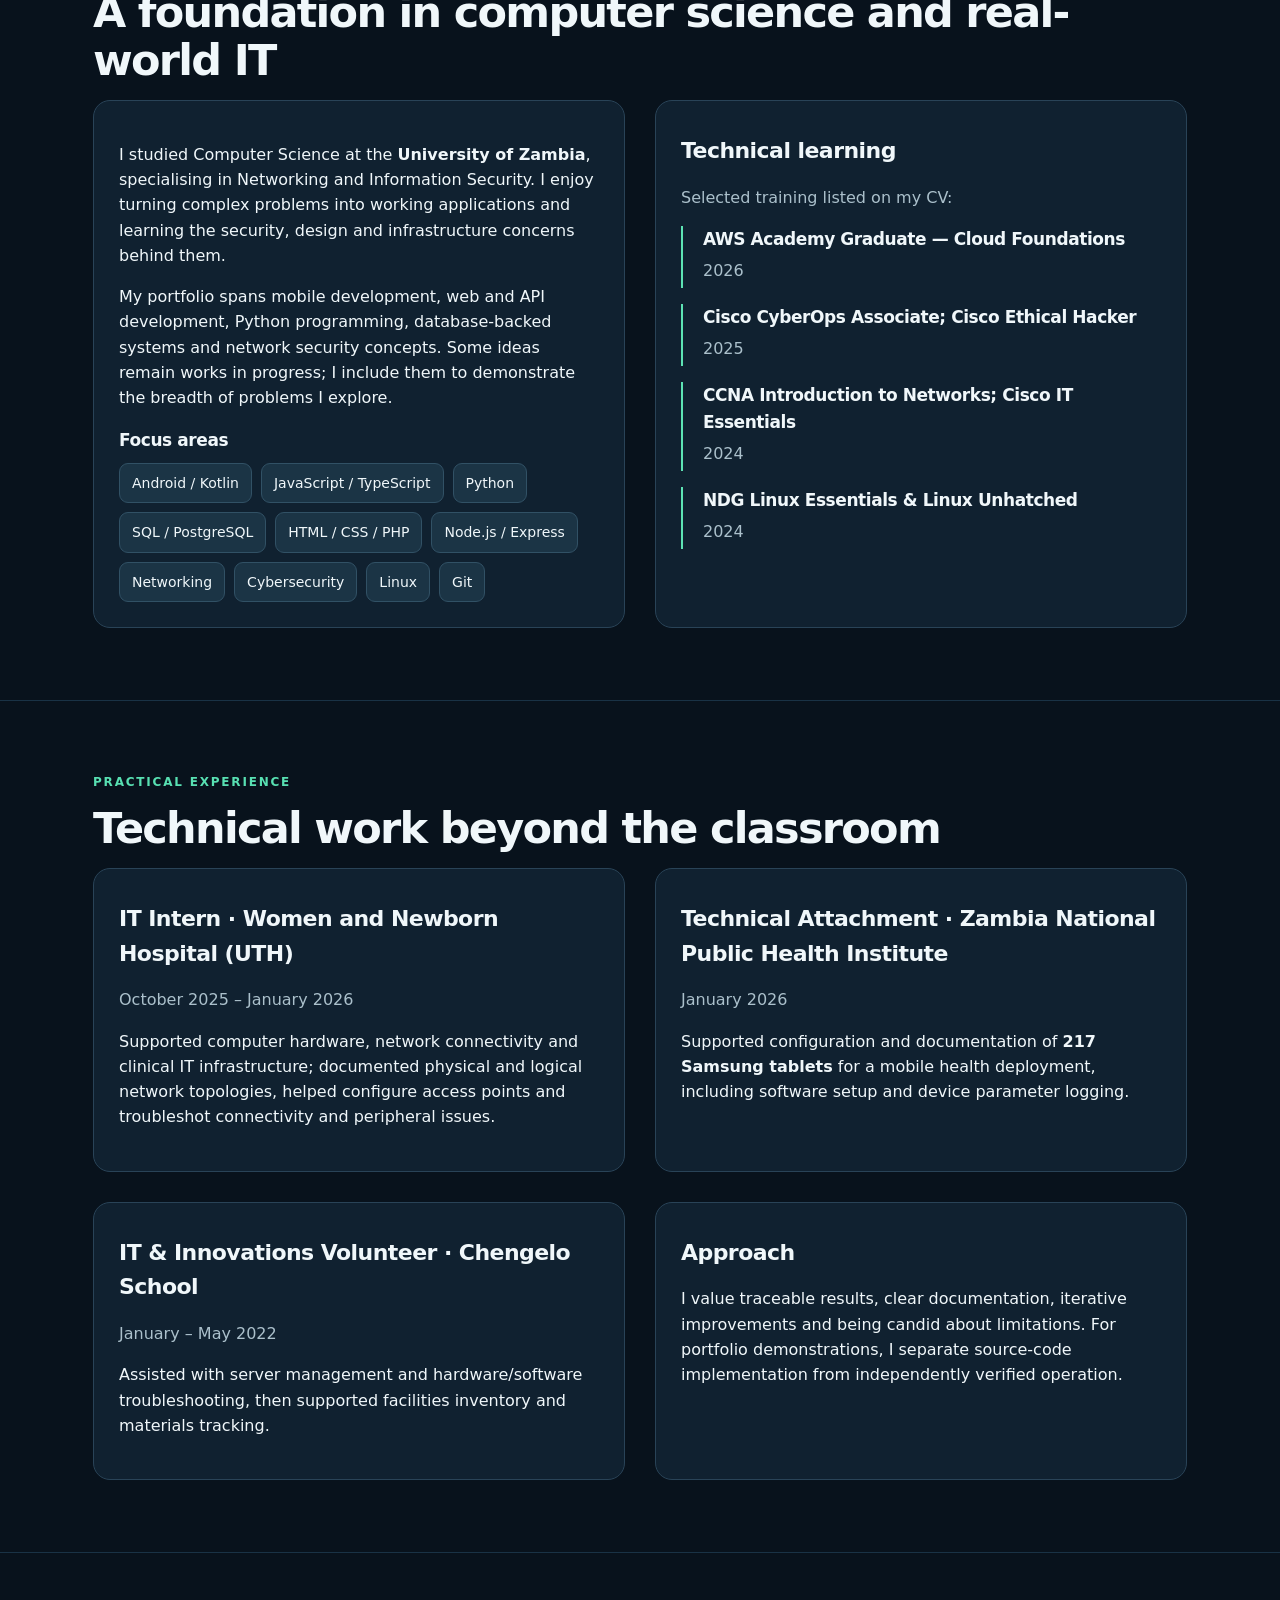
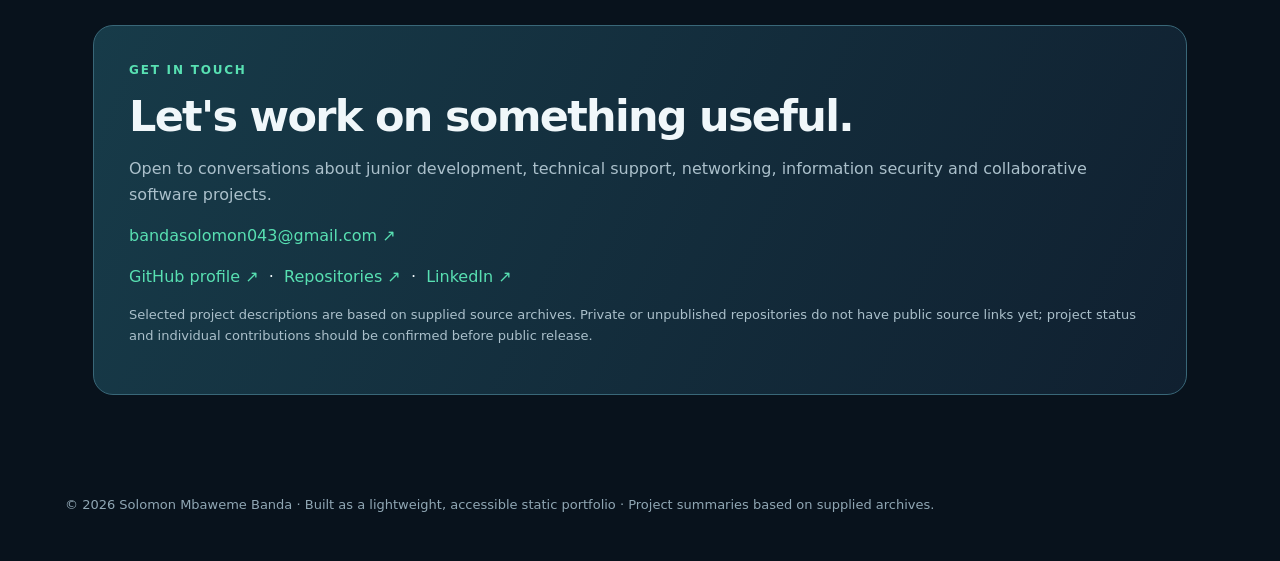
<file: Solomon_Banda_Portfolio_Homepage.html>
<!doctype html><html lang="en"><head><meta charset="utf-8"><meta name="viewport" content="width=device-width,initial-scale=1"><meta name="description" content="Solomon Mbaweme Banda — software development, cybersecurity and systems engineering portfolio."><title>Solomon Mbaweme Banda | Developer Portfolio</title><style>
:root{--bg:#08121c;--panel:#102130;--panel2:#13283a;--ink:#f0f7fa;--muted:#abc0cb;--line:#294357;--accent:#58e0b2;--gold:#f4cf85;--blue:#84b9fd}*{box-sizing:border-box}html{scroll-behavior:smooth}body{margin:0;background:radial-gradient(ellipse at top right,#15384a 0,transparent 38%),var(--bg);color:var(--ink);font-family:Inter,ui-sans-serif,system-ui,-apple-system,'Segoe UI',sans-serif;line-height:1.58}a{color:inherit;text-decoration:none}a:hover{color:var(--accent)}button{font:inherit;cursor:pointer}header{position:sticky;top:0;z-index:10;background:#08121ce9;backdrop-filter:blur(12px);border-bottom:1px solid var(--line)}.shell{max-width:1150px;margin:auto;padding:0 28px}.nav{display:flex;align-items:center;justify-content:space-between;min-height:70px;gap:20px}.brand{font-weight:850;letter-spacing:.07em}.brand span{color:var(--accent)}nav{display:flex;gap:25px;flex-wrap:wrap}nav a{font-size:14px;color:var(--muted)}.hero{padding:100px 0 80px;display:grid;grid-template-columns:1.15fr .85fr;gap:50px;align-items:center}.eyebrow{font-weight:700;letter-spacing:.15em;text-transform:uppercase;font-size:12px;color:var(--accent)}h1{font-size:clamp(40px,6.2vw,76px);line-height:1.05;letter-spacing:-.055em;margin:18px 0}h2{font-size:clamp(30px,4vw,43px);line-height:1.12;letter-spacing:-.04em;margin:12px 0 16px}h3{margin:8px 0 10px;font-size:22px;letter-spacing:-.025em}.lead{font-size:19px;color:#c5d5de;max-width:670px}.muted{color:var(--muted)}.actions{display:flex;gap:12px;flex-wrap:wrap;margin-top:26px}.btn{display:inline-flex;align-items:center;justify-content:center;padding:12px 20px;border:1px solid var(--accent);background:var(--accent);color:#06231a;border-radius:11px;font-weight:750}.btn:hover{background:#b8ffdf;color:#06231a}.btn.alt{background:transparent;color:var(--ink);border-color:#577184}.btn.alt:hover{border-color:var(--accent);color:var(--accent)}.feature{padding:30px;border:1px solid #2e5762;border-radius:22px;background:linear-gradient(145deg,#153f49,#0c2532);box-shadow:0 24px 90px #0004}.feature strong{display:block;font-size:26px;line-height:1.15;margin-bottom:14px}.feature ul{padding-left:20px;color:#c6dce4}.mini{display:flex;gap:9px;flex-wrap:wrap;margin:14px 0}.tag{padding:5px 10px;background:#1f394a;border:1px solid #34556b;border-radius:30px;font-size:12px;color:#d5e6ea}.section{padding:72px 0;border-top:1px solid #193245}.section-heading{display:flex;justify-content:space-between;gap:20px;align-items:end;margin-bottom:24px}.section-heading p{max-width:610px}.filters{display:flex;flex-wrap:wrap;gap:8px;margin:24px 0}.filter{background:#132939;color:#d4e3e8;border:1px solid #365268;border-radius:30px;padding:8px 15px}.filter.active,.filter:hover{background:var(--accent);border-color:var(--accent);color:#07241c}.grid{display:grid;grid-template-columns:repeat(3,minmax(0,1fr));gap:18px}.card{display:flex;flex-direction:column;overflow:hidden;border-radius:18px;border:1px solid var(--line);background:var(--panel);min-height:355px;transition:transform .2s,border .2s}.card:hover{transform:translateY(-4px);border-color:#558275}.card-art{height:122px;display:flex;align-items:center;justify-content:space-between;padding:20px;background:linear-gradient(120deg,#1e4b55,#142c4a)}.card-art .icon{font-size:52px;line-height:1}.card-art small{font-size:12px;letter-spacing:.09em;font-weight:850;color:#b9e7dc}.card-body{padding:22px;display:flex;flex:1;flex-direction:column}.card p{margin:0 0 13px;color:#b8ccd6;font-size:14px}.card .mini{margin-top:auto}.status{border-radius:7px;padding:4px 8px;font-size:11px;font-weight:800;background:#315245;color:#c9ffe3}.status.prototype{background:#3d4059;color:#e2ddff}.status.experimental{background:#584632;color:#ffe0ad}.status.collab{background:#25485a;color:#bae5ff}.card-footer{display:flex;align-items:center;justify-content:space-between;margin-top:13px}.open{background:none;color:var(--accent);border:0;padding:6px 0;font-weight:800}.two{display:grid;grid-template-columns:1fr 1fr;gap:30px}.box{border-radius:17px;border:1px solid var(--line);background:var(--panel);padding:25px}.timeline{display:grid;gap:16px}.timeline-entry{border-left:2px solid #5de3b4;padding-left:20px}.timeline-entry h3{font-size:17px;margin:0}.timeline-entry p{margin:5px 0;color:var(--muted)}.skill-row{display:flex;gap:9px;flex-wrap:wrap}.skill{background:#1b3445;padding:8px 12px;border-radius:9px;border:1px solid #315165;font-size:14px}.notice{padding:18px 23px;border-radius:14px;background:#1b303b;border-left:3px solid var(--gold);color:#d2e0e7}.contact{border:1px solid #396778;border-radius:20px;background:linear-gradient(115deg,#173b49,#102030);padding:35px}.contact a{color:var(--accent);overflow-wrap:anywhere}.foot{padding:28px 0 45px;color:#90a7b4;font-size:13px}dialog{max-width:730px;width:calc(100% - 28px);padding:0;border:1px solid #436879;border-radius:19px;background:#10222f;color:var(--ink);box-shadow:0 24px 90px #000c}dialog::backdrop{background:#02070cbb;backdrop-filter:blur(4px)}.dialog-inner{padding:32px}.dialog-top{display:flex;justify-content:space-between;gap:14px}.x{width:37px;height:37px;background:#203d4c;border:1px solid #517084;color:white;border-radius:9px}.dialog-inner h2{font-size:30px}.dialog-inner p,.dialog-inner li{color:#c4d6dd}.dialog-inner h4{color:var(--accent);margin:22px 0 5px}.dialog-inner ul{padding-left:20px}a:focus-visible,button:focus-visible{outline:3px solid var(--gold);outline-offset:4px}[hidden]{display:none!important}@media(max-width:950px){.hero{grid-template-columns:1fr}.grid{grid-template-columns:repeat(2,minmax(0,1fr))}}@media(max-width:620px){.shell{padding:0 18px}.nav{align-items:flex-start;flex-direction:column;padding:15px 0}nav{gap:13px}.hero{padding:65px 0}.grid,.two{grid-template-columns:1fr}.section{padding:55px 0}.feature{padding:20px}}
</style></head><body><header><div class="shell nav"><a class="brand" href="#home">SOLOMON<span>.</span>BANDA</a><nav aria-label="Main navigation"><a href="#projects">Projects</a><a href="#about">About</a><a href="#experience">Experience</a><a href="resume.html">Résumé</a><a href="#contact">Contact</a></nav></div></header><main><section class="shell hero" id="home"><div><div class="eyebrow">Software Development · Networking · Cybersecurity</div><h1>Building useful systems.<br><span style="color:var(--accent)">Learning by doing.</span></h1><p class="lead">I'm <strong>Solomon Mbaweme Banda</strong>, a Zambian Computer Science graduate-level developer with an interest in secure software, reliable backend services, mobile applications and network systems.</p><p class="muted">My work includes academic implementations, practical prototypes and experiments in progress. I show their status openly, because good engineering includes knowing what has—and has not—been verified.</p><div class="actions"><a class="btn" href="#projects">Explore projects →</a><a class="btn alt" href="https://github.com/folklore043" target="_blank" rel="noopener noreferrer">GitHub ↗</a><a class="btn alt" href="https://www.linkedin.com/in/solomon-mbaweme-banda-0440b7346" target="_blank" rel="noopener noreferrer">LinkedIn ↗</a><a class="btn alt" href="resume.html">View résumé ↗</a><a class="btn alt" href="mailto:bandasolomon043@gmail.com">Contact me</a></div></div><aside class="feature"><div class="eyebrow">Featured work</div><strong>Offline-first learning for health workers</strong><p>A Kotlin Android prototype with on-device storage, background synchronisation and a Node.js/PostgreSQL backend.</p><div class="mini"><span class="tag">Kotlin</span><span class="tag">Room</span><span class="tag">WorkManager</span><span class="tag">Express</span><span class="tag">PostgreSQL</span></div><p class="muted" style="font-size:13px">Technical prototype with recorded automated tests; extended field evaluation and end-to-end scenario coverage remain limited.</p><button class="open" data-project="health">Read the case study ↗</button></aside></section><section class="section" id="projects"><div class="shell"><div class="eyebrow">Selected work</div><div class="section-heading"><div><h2>Projects & experiments</h2><p class="muted">A curated selection from the supplied source archives. Status labels reflect the evidence available, not claims of production readiness.</p></div></div><div class="filters" role="group" aria-label="Filter projects"><button class="filter active" data-filter="all" aria-pressed="true">All projects</button><button class="filter" data-filter="software" aria-pressed="false">Software & web</button><button class="filter" data-filter="security" aria-pressed="false">Security & systems</button><button class="filter" data-filter="experimental" aria-pressed="false">Experiments</button></div><div class="grid" id="project-grid"></div><p class="notice" style="margin-top:25px"><strong>About project status:</strong> “Technical prototype” means substantial implementation files are present—not that a system is deployed or production-ready. “In development” means work is incomplete. “Exploratory” means experiments or proof-of-concept code. Contributions to group projects should be confirmed before describing individual ownership.</p></div></section><section class="section" id="about"><div class="shell"><div class="eyebrow">About me</div><h2>A foundation in computer science and real-world IT</h2><div class="two"><div class="box"><p>I studied Computer Science at the <strong>University of Zambia</strong>, specialising in Networking and Information Security. I enjoy turning complex problems into working applications and learning the security, design and infrastructure concerns behind them.</p><p>My portfolio spans mobile development, web and API development, Python programming, database-backed systems and network security concepts. Some ideas remain works in progress; I include them to demonstrate the breadth of problems I explore.</p><h3 style="font-size:17px">Focus areas</h3><div class="skill-row"><span class="skill">Android / Kotlin</span><span class="skill">JavaScript / TypeScript</span><span class="skill">Python</span><span class="skill">SQL / PostgreSQL</span><span class="skill">HTML / CSS / PHP</span><span class="skill">Node.js / Express</span><span class="skill">Networking</span><span class="skill">Cybersecurity</span><span class="skill">Linux</span><span class="skill">Git</span></div></div><div class="box"><h3>Technical learning</h3><p class="muted">Selected training listed on my CV:</p><div class="timeline"><div class="timeline-entry"><h3>AWS Academy Graduate — Cloud Foundations</h3><p>2026</p></div><div class="timeline-entry"><h3>Cisco CyberOps Associate; Cisco Ethical Hacker</h3><p>2025</p></div><div class="timeline-entry"><h3>CCNA Introduction to Networks; Cisco IT Essentials</h3><p>2024</p></div><div class="timeline-entry"><h3>NDG Linux Essentials & Linux Unhatched</h3><p>2024</p></div></div></div></div></div></section><section class="section" id="experience"><div class="shell"><div class="eyebrow">Practical experience</div><h2>Technical work beyond the classroom</h2><div class="two"><div class="box"><h3>IT Intern · Women and Newborn Hospital (UTH)</h3><p class="muted">October 2025 – January 2026</p><p>Supported computer hardware, network connectivity and clinical IT infrastructure; documented physical and logical network topologies, helped configure access points and troubleshot connectivity and peripheral issues.</p></div><div class="box"><h3>Technical Attachment · Zambia National Public Health Institute</h3><p class="muted">January 2026</p><p>Supported configuration and documentation of <strong>217 Samsung tablets</strong> for a mobile health deployment, including software setup and device parameter logging.</p></div><div class="box"><h3>IT & Innovations Volunteer · Chengelo School</h3><p class="muted">January – May 2022</p><p>Assisted with server management and hardware/software troubleshooting, then supported facilities inventory and materials tracking.</p></div><div class="box"><h3>Approach</h3><p>I value traceable results, clear documentation, iterative improvements and being candid about limitations. For portfolio demonstrations, I separate source-code implementation from independently verified operation.</p></div></div></div></section><section class="section" id="contact"><div class="shell"><div class="contact"><div class="eyebrow">Get in touch</div><h2>Let's work on something useful.</h2><p class="muted">Open to conversations about junior development, technical support, networking, information security and collaborative software projects.</p><p><a href="mailto:bandasolomon043@gmail.com">bandasolomon043@gmail.com ↗</a></p><p><a href="https://github.com/folklore043" target="_blank" rel="noopener noreferrer">GitHub profile ↗</a> &nbsp;·&nbsp; <a href="https://github.com/folklore043?tab=repositories" target="_blank" rel="noopener noreferrer">Repositories ↗</a> &nbsp;·&nbsp; <a href="https://www.linkedin.com/in/solomon-mbaweme-banda-0440b7346" target="_blank" rel="noopener noreferrer">LinkedIn ↗</a></p><p class="muted" style="font-size:13px">Selected project descriptions are based on supplied source archives. Private or unpublished repositories do not have public source links yet; project status and individual contributions should be confirmed before public release.</p></div></div></section></main><footer><div class="shell foot">© <span id="year"></span> Solomon Mbaweme Banda · Built as a lightweight, accessible static portfolio · Project summaries based on supplied archives.</div></footer><dialog id="project-dialog" aria-labelledby="dialog-title"><div class="dialog-inner"><div class="dialog-top"><div><div class="eyebrow" id="dialog-category"></div><h2 id="dialog-title"></h2></div><button class="x" id="close-dialog" aria-label="Close project details">✕</button></div><div id="dialog-content"></div></div></dialog><script>
const projects=[
{id:'health',title:'Mobile Learning Platform for Health Worker Training',type:'software',icon:'◉',short:'Offline-first Android learning prototype with persistent local records and background synchronisation.',stack:['Kotlin','Jetpack Compose','Room','WorkManager','Node.js','PostgreSQL'],status:'Technical prototype',statusClass:'prototype',summary:'An Android training application designed for intermittent-connectivity settings, with local training content, assessments, learner results and a synchronisation queue.',built:['Native Android client using Kotlin and Jetpack Compose','Room-based local storage and SQLCipher integration','WorkManager queue/retry design, account-scoped records and conflict handling','Express/PostgreSQL backend and JWT-based authentication'],limits:'Recorded automated tests cover selected components; the full offline-to-online learner journey and all six extended synchronisation scenarios were not demonstrated end-to-end. Demonstration training content is not clinically approved.'},
{id:'me2u',title:'ME2U — Commerce, Delivery & Escrow Concept',type:'software',icon:'⇄',short:'Buyer–seller transaction and delivery workflow with a frontend and TypeScript backend API.',stack:['HTML','CSS','JavaScript','TypeScript','Express','Prisma','PostgreSQL'],status:'In development',statusClass:'experimental',summary:'A proposed trust-building transaction platform for Zambian commerce, modelling order creation, dispatch, delivery confirmation, disputes and escrow states.',built:['Buyer/seller/admin frontend interface','Express and TypeScript API routes for orders and administration','Prisma data model and seed-data scripts','Development-only role switcher for testing workflows'],limits:'The repository describes an in-progress prototype. Payment handling is simulated/development-oriented; do not represent this as a licensed or live payment escrow service. Authentication remains development-oriented.'},
{id:'lihemba',title:'Lihemba — Network Defence Research Platform',type:'security',icon:'⌁',short:'Modular Python exploration of network monitoring, threat detection and security analytics.',stack:['Python','FastAPI','Network analysis','ML concepts','Blockchain concepts'],status:'Exploratory',statusClass:'experimental',summary:'An ambitious modular network-security concept bringing together traffic analysis, a base station, monitoring dashboard, threat-intelligence modules and experimental blockchain/ML components.',built:['Separate detection, network, dashboard and base-station modules','Integration documentation and Python security-analysis components','Threat simulation and benchmarking code','Experimental coordination architecture'],limits:'The archive includes extensive experimental code and documentation but does not establish reliable end-to-end operation, accuracy benchmarks or deployment readiness. This is a research/development exploration.'},
{id:'faz',title:'Zambian Super League — Football Interface',type:'software',icon:'⚽',short:'Multi-page football website prototype for teams, players and league presentation.',stack:['HTML','CSS','JavaScript'],status:'UI prototype',statusClass:'prototype',summary:'A browser-based football site with separate pages for league overview, teams, players and team management.',built:['Four HTML views including index, players and team details','Styled navigation and football-oriented layouts','Front-end interactions and presentation structure'],limits:'The supplied archive contains static HTML pages; a live league-data feed, server-side administration and deployment were not verified.'},
{id:'library',title:'Library Management System',type:'software',icon:'▤',short:'PHP-based library application with student and staff dashboards and database operations.',stack:['PHP','HTML','CSS','SQL'],status:'Group coursework / prototype',statusClass:'collab',summary:'A library-system codebase containing distinct student and staff views and PHP scripts for creating, retrieving, editing and deleting records.',built:['Student and staff dashboard pages','Server-side insert, fetch, update and delete handlers','Database connection script and styled interface'],limits:'The interface identifies “GROUP 11”; personal responsibilities must be confirmed before claiming sole authorship. Database setup and complete runtime functionality were not independently tested.'},
{id:'uifee',title:'UIFEE — Data Review & Document Parsing Concepts',type:'experimental',icon:'▦',short:'React component experiments for risk dashboards and structured document review.',stack:['React components','JavaScript','Express','Mock data'],status:'Exploratory',statusClass:'experimental',summary:'A collection of JavaScript components exploring taxpayer-style risk dashboards, alerts, and extraction/validation of structured fields from document types.',built:['Dashboard component with risk indicators and example records','Document-upload/parser user-interface component','Express dependency scaffold'],limits:'Both primary UI files include mock data, and the packaged setup is not a complete verified React application. This is a concept implementation, not a real government data integration.'},
{id:'ascension',title:'Ascension — Turn-Based Battle Game',type:'experimental',icon:'✦',short:'Python game prototype exploring characters, combat, movement and inventory.',stack:['Python','OOP','Game logic'],status:'In development',statusClass:'experimental',summary:'A console-oriented Python game experiment with characters, gear, inventory, battlefield positioning and turn-based combat logic.',built:['Character and ability classes','Battlefield and combat-turn logic','Inventory and item modules','Main launcher and experimentation scripts'],limits:'The archive contains code and a launcher, but a complete polished game experience or automated test suite was not established.'},
{id:'decor',title:'Love My Decor — Event Services Site',type:'software',icon:'◇',short:'Small event-services website with consultation and booking interface concepts.',stack:['PHP','HTML','CSS'],status:'In development',statusClass:'experimental',summary:'Event decoration services pages with booking and customer consultation workflows.',built:['Service pages and booking form markup','PHP contact/consultation helper functions','Separate styling for booking and services'],limits:'The archive contains incomplete/inconsistent page setup and missing assets; reliable deployment and form delivery are not verified.'}
];
const grid=document.getElementById('project-grid');function render(f='all'){grid.innerHTML='';for(const p of projects.filter(x=>f==='all'||x.type===f||(f==='experimental'&&x.statusClass==='experimental'))){const el=document.createElement('article');el.className='card';el.innerHTML=`<div class="card-art"><span class="icon" aria-hidden="true">${p.icon}</span><small>${p.type==='security'?'SECURITY / SYSTEMS':p.type==='experimental'?'EXPERIMENTAL': 'SOFTWARE DEVELOPMENT'}</small></div><div class="card-body"><div><span class="status ${p.statusClass}">${p.status}</span><h3>${p.title}</h3><p>${p.short}</p></div><div class="mini">${p.stack.slice(0,4).map(s=>`<span class="tag">${s}</span>`).join('')}</div><div class="card-footer"><button class="open" data-project="${p.id}" aria-label="Read details for ${p.title}">View project →</button></div></div>`;grid.appendChild(el)}}
render();document.querySelectorAll('.filter').forEach(b=>b.addEventListener('click',()=>{document.querySelectorAll('.filter').forEach(x=>{x.classList.remove('active');x.setAttribute('aria-pressed','false')});b.classList.add('active');b.setAttribute('aria-pressed','true');render(b.dataset.filter)}));const modal=document.getElementById('project-dialog');document.addEventListener('click',e=>{const b=e.target.closest('[data-project]');if(!b)return;const p=projects.find(x=>x.id===b.dataset.project);document.getElementById('dialog-category').textContent=p.status;document.getElementById('dialog-title').textContent=p.title;document.getElementById('dialog-content').innerHTML=`<p>${p.summary}</p><h4>Evidence in the supplied source</h4><ul>${p.built.map(x=>`<li>${x}</li>`).join('')}</ul><h4>Technologies</h4><div class="skill-row">${p.stack.map(x=>`<span class="skill">${x}</span>`).join('')}</div><h4>Status & limitations</h4><p>${p.limits}</p>`;modal.showModal()});document.getElementById('close-dialog').addEventListener('click',()=>modal.close());modal.addEventListener('click',e=>{if(e.target===modal)modal.close()});document.getElementById('year').textContent=new Date().getFullYear();
</script></body></html>
</file>
<file: style.css>
:root{color-scheme:dark;--bg:#08151e;--panel:#102734;--border:#2a4b57;--text:#f0f7fa;--muted:#b6cbd3;--mint:#62e4b7;--gold:#e8cd8c}*{box-sizing:border-box}html{scroll-behavior:smooth}body{margin:0;background:radial-gradient(ellipse at 85% 0%,#193c4b 0,transparent 36%),var(--bg);color:var(--text);font:16px/1.62 system-ui,-apple-system,'Segoe UI',sans-serif}a{color:var(--mint);text-decoration:none}a:hover{text-decoration:underline}.container{max-width:1120px;margin:auto;padding:0 24px}header.site{position:sticky;top:0;z-index:5;background:#08151ef2;border-bottom:1px solid var(--border)}header.site .container{min-height:68px;display:flex;justify-content:space-between;align-items:center;gap:18px;flex-wrap:wrap}.logo{color:white;font-weight:800;letter-spacing:.04em}.logo span{color:var(--mint)}nav{display:flex;gap:17px;flex-wrap:wrap}nav a{color:var(--muted);font-size:14px}.hero{padding:88px 0 78px;display:grid;grid-template-columns:1.2fr .8fr;gap:42px;align-items:center}.kicker{text-transform:uppercase;letter-spacing:.14em;color:var(--mint);font-size:12px;font-weight:800}h1{font-size:clamp(38px,5.6vw,66px);line-height:1.09;letter-spacing:-.045em;margin:18px 0}h2{font-size:clamp(29px,3.5vw,41px);letter-spacing:-.035em;margin:12px 0 22px;line-height:1.16}h3{font-size:19px;margin:5px 0 10px}p{margin:10px 0 16px}.lead{font-size:19px;color:#d6e5e9}.muted{color:var(--muted)}.buttons{display:flex;flex-wrap:wrap;gap:12px;margin:27px 0}.button{padding:10px 17px;border-radius:9px;border:1px solid var(--mint);background:var(--mint);color:#06241c;font-weight:750}.button.alt{background:transparent;color:var(--mint)}.panel,.card{background:var(--panel);border:1px solid var(--border);border-radius:16px;padding:25px}.highlight{background:linear-gradient(135deg,#16414a,#102734)}section.content{padding:66px 0;border-top:1px solid #233c46}.grid{display:grid;grid-template-columns:repeat(3,minmax(0,1fr));gap:18px}.grid.two{grid-template-columns:repeat(2,minmax(0,1fr))}.card{display:flex;flex-direction:column}.card small{font-size:12px;color:var(--gold);font-weight:750;letter-spacing:.07em;text-transform:uppercase}.card p{color:var(--muted);font-size:14px}.card a{margin-top:auto}.tags{display:flex;flex-wrap:wrap;gap:8px;margin-top:12px}.tag{font-size:12px;padding:5px 10px;border-radius:30px;background:#203d4b;border:1px solid #355665;color:#dfedef}.list{margin:8px 0;padding-left:20px;color:var(--muted)}.list li{padding:3px 0}.callout{border-left:3px solid var(--gold);padding:13px 18px;background:#1b333d;border-radius:8px;color:#dae6eb;margin:22px 0}footer{border-top:1px solid var(--border);padding:30px 0;color:var(--muted);font-size:13px}a:focus-visible{outline:3px solid var(--gold);outline-offset:4px}.resume{max-width:930px;margin:auto;padding:44px 26px}.resume h1{font-size:42px}.resume h2{font-size:22px;color:var(--mint);margin-top:36px}.resume h3{font-size:17px}.resume .meta{display:flex;gap:20px;flex-wrap:wrap}.resume li{margin:6px 0;color:var(--muted)}@media(max-width:850px){.hero{grid-template-columns:1fr;padding:65px 0}.grid{grid-template-columns:repeat(2,minmax(0,1fr))}}@media(max-width:620px){header.site .container{padding-top:12px;padding-bottom:12px}.grid,.grid.two{grid-template-columns:1fr}section.content{padding:50px 0}.container{padding:0 18px}}@media print{body{background:#fff;color:#111}.resume li,.muted{color:#333}.resume h2{color:#156451}}
</file>
